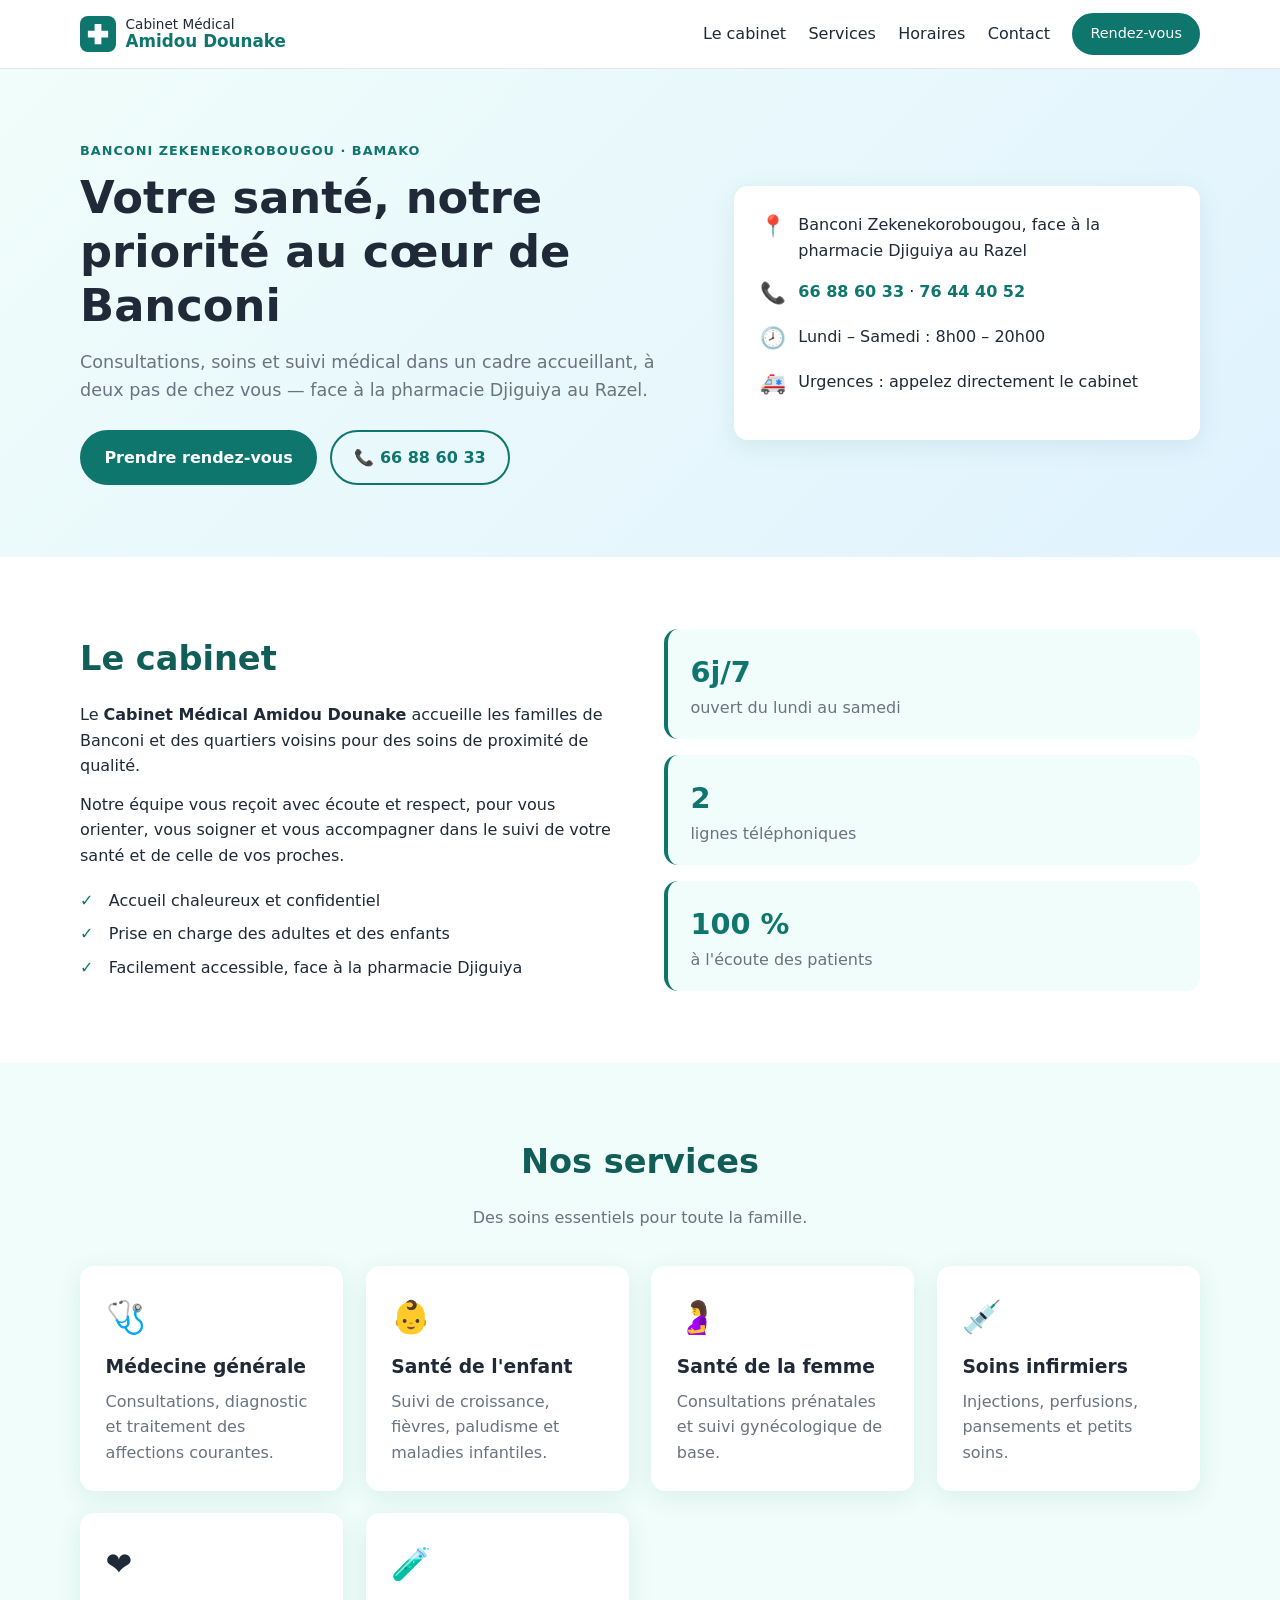
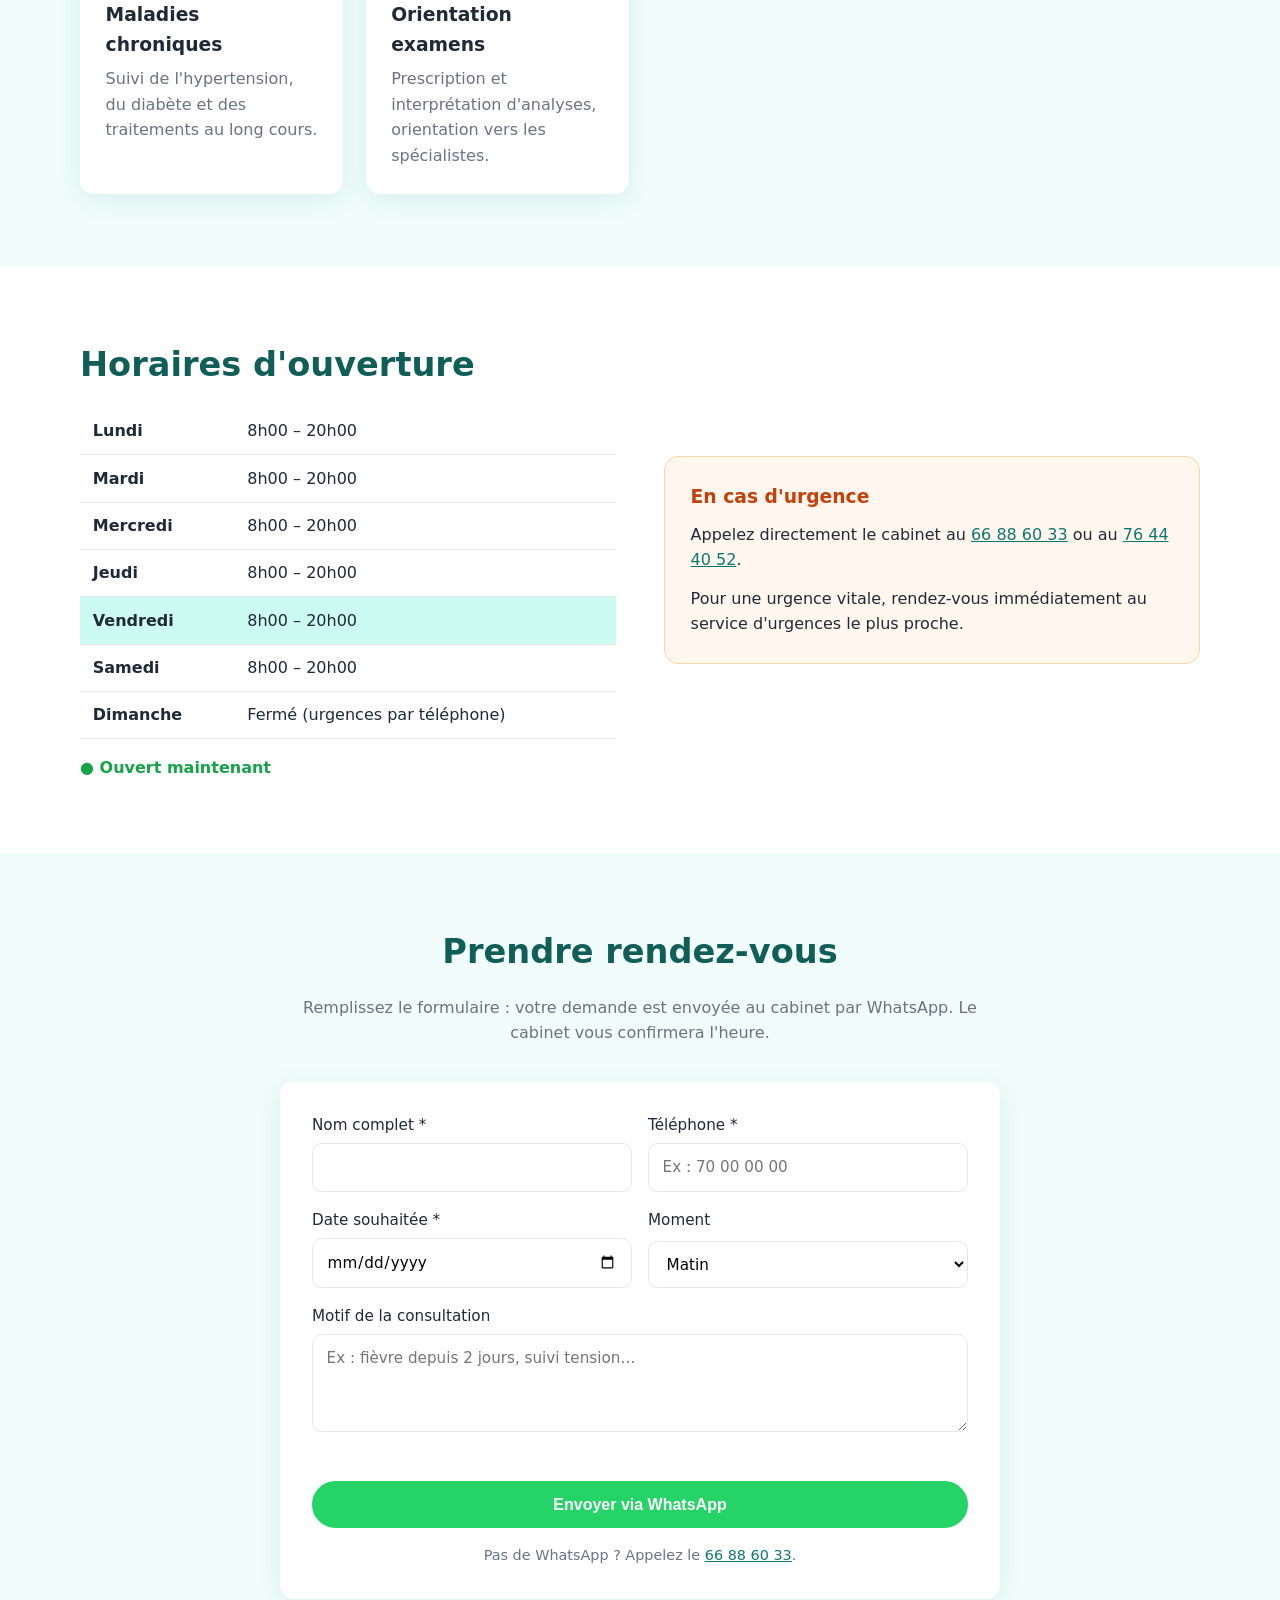
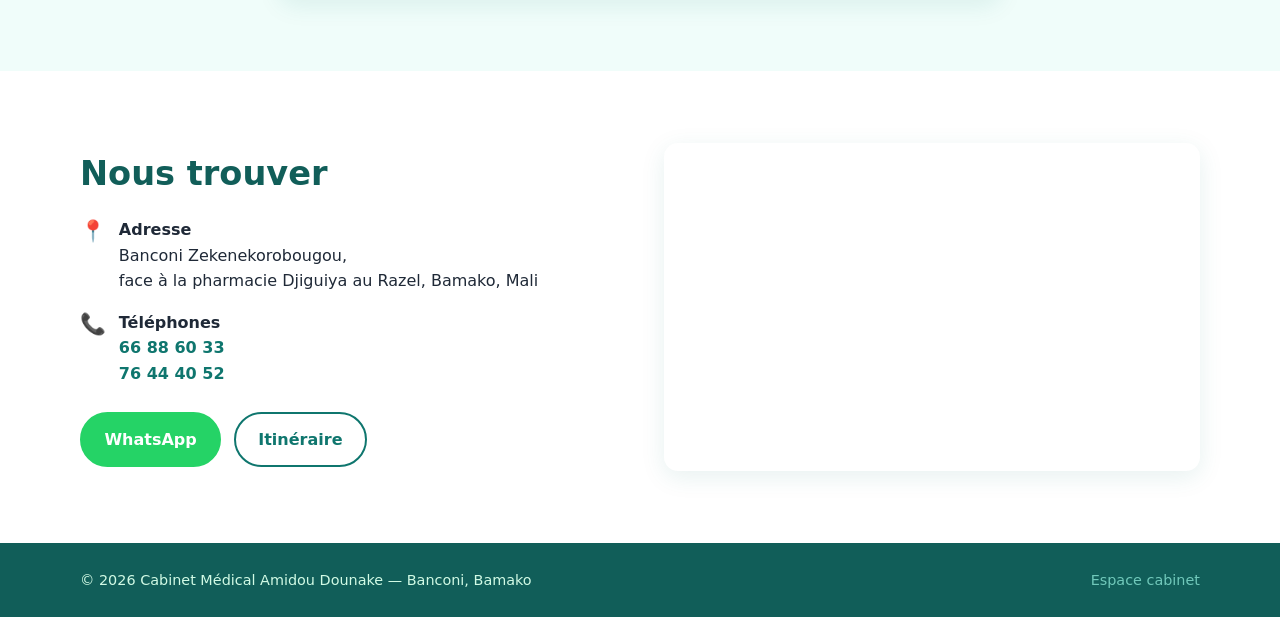
<file: index.html>
<!DOCTYPE html>
<html lang="fr">
<head>
  <meta charset="UTF-8">
  <meta name="viewport" content="width=device-width, initial-scale=1.0">
  <title>Cabinet Médical Amidou Dounake — Banconi, Bamako</title>
  <meta name="description" content="Cabinet Médical Amidou Dounake à Banconi Zekenekorobougou, Bamako. Consultations, soins et suivi médical. Face à la pharmacie Djiguiya au Razel. Tél : 66 88 60 33 / 76 44 40 52.">
  <meta name="theme-color" content="#0f766e">
  <link rel="icon" href="img/favicon.svg" type="image/svg+xml">
  <link rel="stylesheet" href="css/style.css">
</head>
<body>

  <!-- ====== EN-TÊTE ====== -->
  <header class="header" id="top">
    <div class="container header__inner">
      <a href="#top" class="logo">
        <img src="img/favicon.svg" alt="" width="36" height="36">
        <span>Cabinet Médical<br><strong>Amidou Dounake</strong></span>
      </a>
      <button class="nav-toggle" aria-label="Ouvrir le menu" aria-expanded="false">
        <span></span><span></span><span></span>
      </button>
      <nav class="nav" aria-label="Navigation principale">
        <a href="#apropos">Le cabinet</a>
        <a href="#services">Services</a>
        <a href="#horaires">Horaires</a>
        <a href="#contact">Contact</a>
        <a href="#rendez-vous" class="btn btn--small">Rendez-vous</a>
      </nav>
    </div>
  </header>

  <main>
    <!-- ====== ACCUEIL ====== -->
    <section class="hero">
      <div class="container hero__inner">
        <div class="hero__text">
          <p class="hero__tag">Banconi Zekenekorobougou · Bamako</p>
          <h1>Votre santé, notre priorité au cœur de Banconi</h1>
          <p class="hero__lead">Consultations, soins et suivi médical dans un cadre accueillant, à deux pas de chez vous — face à la pharmacie Djiguiya au Razel.</p>
          <div class="hero__actions">
            <a href="#rendez-vous" class="btn">Prendre rendez-vous</a>
            <a href="tel:+22366886033" class="btn btn--ghost">📞 66 88 60 33</a>
          </div>
        </div>
        <div class="hero__card" aria-label="Informations rapides">
          <div class="info-line"><span>📍</span><p>Banconi Zekenekorobougou, face à la pharmacie Djiguiya au Razel</p></div>
          <div class="info-line"><span>📞</span><p><a href="tel:+22366886033">66 88 60 33</a> · <a href="tel:+22376444052">76 44 40 52</a></p></div>
          <div class="info-line"><span>🕗</span><p>Lundi – Samedi : 8h00 – 20h00</p></div>
          <div class="info-line"><span>🚑</span><p>Urgences : appelez directement le cabinet</p></div>
        </div>
      </div>
    </section>

    <!-- ====== PRÉSENTATION ====== -->
    <section class="section" id="apropos">
      <div class="container split">
        <div>
          <h2 class="section__title">Le cabinet</h2>
          <p>Le <strong>Cabinet Médical Amidou Dounake</strong> accueille les familles de Banconi et des quartiers voisins pour des soins de proximité de qualité.</p>
          <p>Notre équipe vous reçoit avec écoute et respect, pour vous orienter, vous soigner et vous accompagner dans le suivi de votre santé et de celle de vos proches.</p>
          <ul class="checks">
            <li>Accueil chaleureux et confidentiel</li>
            <li>Prise en charge des adultes et des enfants</li>
            <li>Facilement accessible, face à la pharmacie Djiguiya</li>
          </ul>
        </div>
        <div class="stats">
          <div class="stat"><strong>6j/7</strong><span>ouvert du lundi au samedi</span></div>
          <div class="stat"><strong>2</strong><span>lignes téléphoniques</span></div>
          <div class="stat"><strong>100 %</strong><span>à l'écoute des patients</span></div>
        </div>
      </div>
    </section>

    <!-- ====== SERVICES ====== -->
    <section class="section section--alt" id="services">
      <div class="container">
        <h2 class="section__title center">Nos services</h2>
        <p class="section__lead center">Des soins essentiels pour toute la famille.</p>
        <div class="grid">
          <article class="card"><div class="card__icon">🩺</div><h3>Médecine générale</h3><p>Consultations, diagnostic et traitement des affections courantes.</p></article>
          <article class="card"><div class="card__icon">👶</div><h3>Santé de l'enfant</h3><p>Suivi de croissance, fièvres, paludisme et maladies infantiles.</p></article>
          <article class="card"><div class="card__icon">🤰</div><h3>Santé de la femme</h3><p>Consultations prénatales et suivi gynécologique de base.</p></article>
          <article class="card"><div class="card__icon">💉</div><h3>Soins infirmiers</h3><p>Injections, perfusions, pansements et petits soins.</p></article>
          <article class="card"><div class="card__icon">❤️</div><h3>Maladies chroniques</h3><p>Suivi de l'hypertension, du diabète et des traitements au long cours.</p></article>
          <article class="card"><div class="card__icon">🧪</div><h3>Orientation examens</h3><p>Prescription et interprétation d'analyses, orientation vers les spécialistes.</p></article>
        </div>
      </div>
    </section>

    <!-- ====== HORAIRES ====== -->
    <section class="section" id="horaires">
      <div class="container split">
        <div>
          <h2 class="section__title">Horaires d'ouverture</h2>
          <!-- À CONFIRMER avec le cabinet -->
          <table class="hours">
            <tbody>
              <tr data-day="1"><th>Lundi</th><td>8h00 – 20h00</td></tr>
              <tr data-day="2"><th>Mardi</th><td>8h00 – 20h00</td></tr>
              <tr data-day="3"><th>Mercredi</th><td>8h00 – 20h00</td></tr>
              <tr data-day="4"><th>Jeudi</th><td>8h00 – 20h00</td></tr>
              <tr data-day="5"><th>Vendredi</th><td>8h00 – 20h00</td></tr>
              <tr data-day="6"><th>Samedi</th><td>8h00 – 20h00</td></tr>
              <tr data-day="0"><th>Dimanche</th><td>Fermé (urgences par téléphone)</td></tr>
            </tbody>
          </table>
          <p id="open-status" class="open-status"></p>
        </div>
        <div class="notice">
          <h3>En cas d'urgence</h3>
          <p>Appelez directement le cabinet au <a href="tel:+22366886033">66 88 60 33</a> ou au <a href="tel:+22376444052">76 44 40 52</a>.</p>
          <p>Pour une urgence vitale, rendez-vous immédiatement au service d'urgences le plus proche.</p>
        </div>
      </div>
    </section>

    <!-- ====== RENDEZ-VOUS ====== -->
    <section class="section section--alt" id="rendez-vous">
      <div class="container narrow">
        <h2 class="section__title center">Prendre rendez-vous</h2>
        <p class="section__lead center">Remplissez le formulaire : votre demande est envoyée au cabinet par WhatsApp. Le cabinet vous confirmera l'heure.</p>
        <form id="rdv-form" class="form" novalidate>
          <div class="form__row">
            <label>Nom complet *<input type="text" name="nom" required autocomplete="name"></label>
            <label>Téléphone *<input type="tel" name="tel" required autocomplete="tel" placeholder="Ex : 70 00 00 00"></label>
          </div>
          <div class="form__row">
            <label>Date souhaitée *<input type="date" name="date" required></label>
            <label>Moment
              <select name="moment">
                <option>Matin</option>
                <option>Après-midi</option>
                <option>Soir</option>
              </select>
            </label>
          </div>
          <label>Motif de la consultation
            <textarea name="motif" rows="3" placeholder="Ex : fièvre depuis 2 jours, suivi tension…"></textarea>
          </label>
          <p class="form__error" id="rdv-error" role="alert"></p>
          <p class="form__ok" id="rdv-ok" role="status"></p>
          <button type="submit" class="btn btn--whatsapp">Envoyer via WhatsApp</button>
          <p class="form__hint">Pas de WhatsApp ? Appelez le <a href="tel:+22366886033">66 88 60 33</a>.</p>
        </form>
      </div>
    </section>

    <!-- ====== CONTACT ====== -->
    <section class="section" id="contact">
      <div class="container split">
        <div>
          <h2 class="section__title">Nous trouver</h2>
          <div class="info-line"><span>📍</span><p><strong>Adresse</strong><br>Banconi Zekenekorobougou,<br>face à la pharmacie Djiguiya au Razel, Bamako, Mali</p></div>
          <div class="info-line"><span>📞</span><p><strong>Téléphones</strong><br><a href="tel:+22366886033">66 88 60 33</a><br><a href="tel:+22376444052">76 44 40 52</a></p></div>
          <div class="hero__actions">
            <a href="https://wa.me/22366886033" class="btn btn--whatsapp" target="_blank" rel="noopener">WhatsApp</a>
            <a href="https://www.google.com/maps/search/?api=1&query=Pharmacie+Djiguiya+Banconi+Bamako" class="btn btn--ghost" target="_blank" rel="noopener">Itinéraire</a>
          </div>
        </div>
        <div class="map">
          <iframe title="Plan d'accès au cabinet" loading="lazy" referrerpolicy="no-referrer-when-downgrade"
            src="https://maps.google.com/maps?q=Pharmacie%20Djiguiya%20Banconi%20Bamako&z=15&output=embed"></iframe>
        </div>
      </div>
    </section>
  </main>

  <footer class="footer">
    <div class="container footer__inner">
      <p>© <span id="year"></span> Cabinet Médical Amidou Dounake — Banconi, Bamako</p>
      <a href="gestion.html" class="footer__private">Espace cabinet</a>
    </div>
  </footer>

  <script src="js/config.js"></script>
  <script src="js/main.js"></script>
</body>
</html>
</file>
<file: css/style.css>
:root {
  --primary: #0f766e;
  --primary-dark: #115e59;
  --primary-light: #ccfbf1;
  --accent: #f59e0b;
  --danger: #dc2626;
  --ok: #16a34a;
  --text: #1f2937;
  --muted: #6b7280;
  --bg: #ffffff;
  --bg-alt: #f0fdfa;
  --border: #e5e7eb;
  --radius: 14px;
  --shadow: 0 6px 24px rgba(15, 118, 110, 0.10);
}

* { box-sizing: border-box; margin: 0; padding: 0; }
html { scroll-behavior: smooth; scroll-padding-top: 80px; }
body {
  font-family: system-ui, -apple-system, "Segoe UI", Roboto, Arial, sans-serif;
  color: var(--text);
  background: var(--bg);
  line-height: 1.6;
}
a { color: var(--primary); }
img { max-width: 100%; display: block; }

.container { width: min(1120px, 92%); margin: 0 auto; }
.narrow { width: min(720px, 92%); }
.center { text-align: center; }

/* Boutons */
.btn {
  display: inline-block;
  background: var(--primary);
  color: #fff;
  padding: 0.8rem 1.4rem;
  border-radius: 999px;
  font-weight: 600;
  text-decoration: none;
  border: 2px solid var(--primary);
  cursor: pointer;
  font-size: 1rem;
  transition: background 0.2s, transform 0.1s;
}
.btn:hover { background: var(--primary-dark); border-color: var(--primary-dark); }
.btn:active { transform: scale(0.98); }
.btn--ghost { background: transparent; color: var(--primary); }
.btn--ghost:hover { background: var(--primary-light); color: var(--primary-dark); }
.btn--small { padding: 0.45rem 1rem; font-size: 0.9rem; }
.btn--whatsapp { background: #25d366; border-color: #25d366; color: #fff; }
.btn--whatsapp:hover { background: #1da851; border-color: #1da851; }
.btn--danger { background: var(--danger); border-color: var(--danger); }

/* En-tête */
.header {
  position: sticky; top: 0; z-index: 50;
  background: rgba(255, 255, 255, 0.95);
  backdrop-filter: blur(6px);
  border-bottom: 1px solid var(--border);
}
.header__inner { display: flex; align-items: center; justify-content: space-between; height: 68px; }
.logo { display: flex; align-items: center; gap: 0.6rem; text-decoration: none; color: var(--text); line-height: 1.15; font-size: 0.85rem; }
.logo strong { color: var(--primary); font-size: 1.05rem; }
.nav { display: flex; align-items: center; gap: 1.4rem; }
.nav a { text-decoration: none; color: var(--text); font-weight: 500; }
.nav a:hover { color: var(--primary); }
.nav a.btn { color: #fff; }
.nav-toggle { display: none; background: none; border: 0; cursor: pointer; padding: 6px; }
.nav-toggle span { display: block; width: 24px; height: 2px; background: var(--text); margin: 5px 0; }

/* Hero */
.hero { background: linear-gradient(135deg, var(--bg-alt), #e0f2fe); padding: 4.5rem 0; }
.hero__inner { display: grid; grid-template-columns: 1.3fr 1fr; gap: 3rem; align-items: center; }
.hero__tag { color: var(--primary); font-weight: 600; text-transform: uppercase; font-size: 0.8rem; letter-spacing: 0.08em; }
.hero h1 { font-size: clamp(1.8rem, 4vw, 2.8rem); line-height: 1.2; margin: 0.6rem 0 1rem; }
.hero__lead { color: var(--muted); font-size: 1.1rem; }
.hero__actions { display: flex; flex-wrap: wrap; gap: 0.8rem; margin-top: 1.6rem; }
.hero__card { background: #fff; border-radius: var(--radius); box-shadow: var(--shadow); padding: 1.6rem; }

.info-line { display: flex; gap: 0.8rem; align-items: flex-start; margin-bottom: 1rem; }
.info-line span { font-size: 1.3rem; line-height: 1.4; }
.info-line a { text-decoration: none; font-weight: 600; }

/* Sections */
.section { padding: 4.5rem 0; }
.section--alt { background: var(--bg-alt); }
.section__title { font-size: clamp(1.5rem, 3vw, 2.1rem); margin-bottom: 1rem; color: var(--primary-dark); }
.section__lead { color: var(--muted); margin-bottom: 2.2rem; }
.section p + p { margin-top: 0.8rem; }
.split { display: grid; grid-template-columns: 1fr 1fr; gap: 3rem; align-items: center; }

.checks { list-style: none; margin-top: 1.2rem; }
.checks li { padding-left: 1.8rem; position: relative; margin-bottom: 0.5rem; }
.checks li::before { content: "✓"; position: absolute; left: 0; color: var(--primary); font-weight: 700; }

.stats { display: grid; gap: 1rem; }
.stat { background: var(--bg-alt); border-left: 4px solid var(--primary); border-radius: var(--radius); padding: 1.2rem 1.4rem; }
.stat strong { display: block; font-size: 1.8rem; color: var(--primary); }
.stat span { color: var(--muted); }

.grid { display: grid; grid-template-columns: repeat(auto-fit, minmax(260px, 1fr)); gap: 1.4rem; }
.card { background: #fff; border-radius: var(--radius); padding: 1.6rem; box-shadow: var(--shadow); transition: transform 0.2s; }
.card:hover { transform: translateY(-4px); }
.card__icon { font-size: 2rem; margin-bottom: 0.6rem; }
.card h3 { margin-bottom: 0.4rem; }
.card p { color: var(--muted); }

/* Horaires */
.hours { width: 100%; border-collapse: collapse; }
.hours th, .hours td { padding: 0.65rem 0.8rem; border-bottom: 1px solid var(--border); text-align: left; }
.hours th { font-weight: 600; }
.hours tr.today { background: var(--primary-light); }
.open-status { margin-top: 1rem; font-weight: 600; }
.is-open { color: var(--ok); }
.is-closed { color: var(--danger); }
.notice { background: #fff7ed; border: 1px solid #fed7aa; border-radius: var(--radius); padding: 1.6rem; }
.notice h3 { color: #c2410c; margin-bottom: 0.6rem; }

/* Formulaires */
.form { background: #fff; border-radius: var(--radius); box-shadow: var(--shadow); padding: 2rem; display: grid; gap: 1rem; }
.form__row { display: grid; grid-template-columns: 1fr 1fr; gap: 1rem; }
.form label { display: grid; gap: 0.35rem; font-weight: 500; font-size: 0.95rem; }
.form input, .form select, .form textarea {
  font: inherit; padding: 0.7rem 0.85rem; border: 1px solid var(--border); border-radius: 10px; background: #fff; width: 100%;
}
.form input:focus, .form select:focus, .form textarea:focus { outline: 2px solid var(--primary-light); border-color: var(--primary); }
.form__error { color: var(--danger); min-height: 1.2em; font-size: 0.9rem; }
.form__ok { color: var(--ok); font-weight: 600; }
.form__ok:empty { display: none; }
.form__hint { color: var(--muted); font-size: 0.9rem; text-align: center; }

/* Carte */
.map { border-radius: var(--radius); overflow: hidden; box-shadow: var(--shadow); min-height: 320px; }
.map iframe { width: 100%; height: 100%; min-height: 320px; border: 0; }

/* Pied de page */
.footer { background: var(--primary-dark); color: #d1fae5; padding: 1.6rem 0; font-size: 0.9rem; }
.footer__inner { display: flex; justify-content: space-between; align-items: center; flex-wrap: wrap; gap: 0.6rem; }
.footer__private { color: #99f6e4; opacity: 0.7; text-decoration: none; }
.footer__private:hover { opacity: 1; }

/* Responsive */
@media (max-width: 860px) {
  .nav-toggle { display: block; }
  .nav {
    position: absolute; top: 68px; left: 0; right: 0;
    flex-direction: column; gap: 0; background: #fff;
    border-bottom: 1px solid var(--border);
    max-height: 0; overflow: hidden; transition: max-height 0.3s;
  }
  .nav--open { max-height: 400px; }
  .nav a { padding: 0.9rem; width: 100%; text-align: center; }
  .nav a.btn { width: auto; margin: 0.6rem 0 1rem; }
  .hero__inner, .split { grid-template-columns: 1fr; gap: 2rem; }
  .hero { padding: 3rem 0; }
  .section { padding: 3.2rem 0; }
}
@media (max-width: 560px) {
  .form__row { grid-template-columns: 1fr; }
  .form { padding: 1.3rem; }
}

/* ====== Espace cabinet : gestion de stock ====== */
.stock-page { background: #f8fafc; min-height: 100vh; }
.stock-header { background: var(--primary-dark); color: #fff; }
.stock-header .header__inner { height: 60px; }
.stock-header a { color: #fff; }
.stock-header .logo { color: #fff; }
.stock-header .logo strong { color: #99f6e4; }
.lock { max-width: 380px; margin: 12vh auto 0; text-align: center; }
.lock .form { text-align: left; }
.lock h1 { margin-bottom: 0.4rem; color: var(--primary-dark); }
.lock p { color: var(--muted); margin-bottom: 1.4rem; }

.toolbar { display: flex; flex-wrap: wrap; gap: 0.7rem; align-items: center; margin: 1.6rem 0 1rem; }
.toolbar input, .toolbar select { font: inherit; padding: 0.6rem 0.8rem; border: 1px solid var(--border); border-radius: 10px; background: #fff; }
.toolbar input[type="search"] { flex: 1; min-width: 200px; }

.kpis { display: grid; grid-template-columns: repeat(auto-fit, minmax(170px, 1fr)); gap: 1rem; margin-top: 1.6rem; }
.kpi { background: #fff; border-radius: var(--radius); padding: 1rem 1.2rem; box-shadow: var(--shadow); }
.kpi strong { display: block; font-size: 1.7rem; }
.kpi span { color: var(--muted); font-size: 0.9rem; }
.kpi--warn strong { color: var(--accent); }
.kpi--danger strong { color: var(--danger); }

.table-wrap { overflow-x: auto; background: #fff; border-radius: var(--radius); box-shadow: var(--shadow); }
.stock-table { width: 100%; border-collapse: collapse; font-size: 0.95rem; }
.stock-table th, .stock-table td { padding: 0.7rem 0.8rem; border-bottom: 1px solid var(--border); text-align: left; white-space: nowrap; }
.stock-table th { background: var(--bg-alt); color: var(--primary-dark); font-size: 0.85rem; text-transform: uppercase; letter-spacing: 0.03em; }
.stock-table td.qty { font-weight: 700; }
.stock-table .actions { display: flex; gap: 0.3rem; }
.icon-btn { border: 1px solid var(--border); background: #fff; border-radius: 8px; padding: 0.3rem 0.55rem; cursor: pointer; font-size: 0.95rem; }
.icon-btn:hover { background: var(--bg-alt); }
.badge { display: inline-block; padding: 0.15rem 0.55rem; border-radius: 999px; font-size: 0.78rem; font-weight: 600; }
.badge--low { background: #fef3c7; color: #92400e; }
.badge--out { background: #fee2e2; color: #991b1b; }
.badge--exp { background: #fee2e2; color: #991b1b; }
.badge--soon { background: #ffedd5; color: #9a3412; }
.badge--ok { background: #dcfce7; color: #166534; }
.empty { text-align: center; padding: 2.5rem; color: var(--muted); }

dialog { border: 0; border-radius: var(--radius); padding: 0; width: min(520px, 94vw); box-shadow: 0 20px 60px rgba(0,0,0,0.25); }
dialog::backdrop { background: rgba(15, 23, 42, 0.5); }
dialog .form { box-shadow: none; }
dialog h2 { color: var(--primary-dark); }
.dialog-actions { display: flex; justify-content: flex-end; gap: 0.6rem; }

.history { list-style: none; max-height: 320px; overflow-y: auto; }
.history li { padding: 0.5rem 0; border-bottom: 1px solid var(--border); font-size: 0.9rem; }
.history .in { color: var(--ok); font-weight: 700; }
.history .out { color: var(--danger); font-weight: 700; }
.small-muted { color: var(--muted); font-size: 0.85rem; }
.btn--light { color: #fff; border-color: #fff; }
.btn--light:hover { background: rgba(255, 255, 255, 0.15); color: #fff; }
.tabs { display: flex; gap: 0.4rem; margin-top: 1.6rem; border-bottom: 2px solid var(--border); }
.tab { background: none; border: 0; padding: 0.7rem 1.2rem; font: inherit; font-weight: 600; color: var(--muted); cursor: pointer; border-bottom: 3px solid transparent; margin-bottom: -2px; }
.tab.is-active { color: var(--primary); border-bottom-color: var(--primary); }
.tab__count:not(:empty) { background: var(--accent); color: #fff; border-radius: 999px; padding: 0 0.5rem; font-size: 0.8rem; margin-left: 0.3rem; }
.statut-select { font: inherit; padding: 0.3rem 0.5rem; border-radius: 8px; border: 1px solid var(--border); }
.stock-table td.motif { white-space: normal; min-width: 200px; }
.hidden { display: none !important; }
</file>
